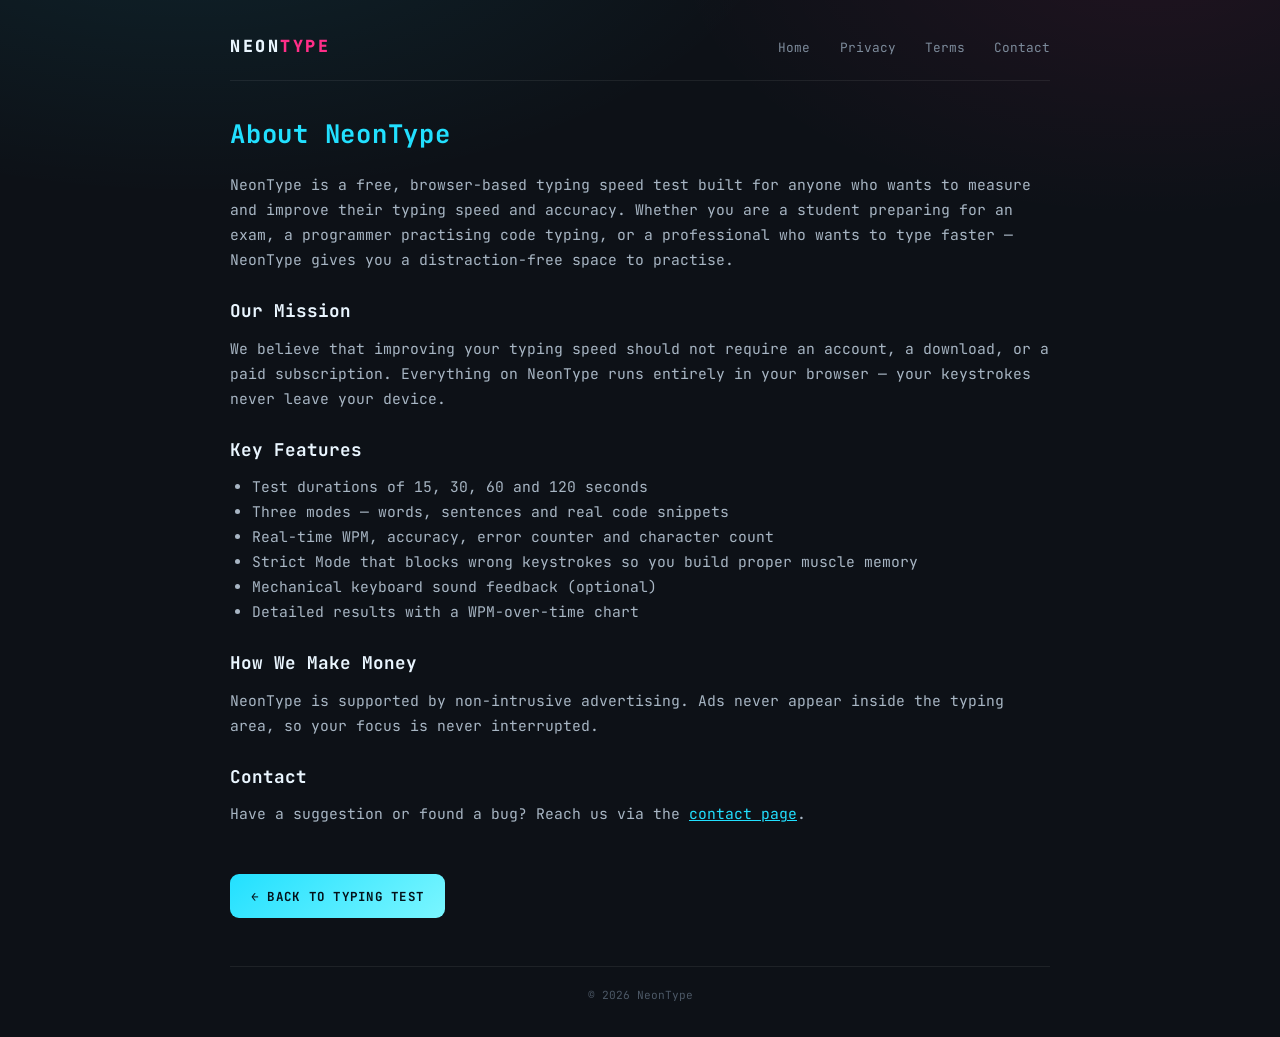
<file: about.html>
<!DOCTYPE html>
<html lang="en">
<head>
<meta charset="UTF-8">
<meta name="viewport" content="width=device-width, initial-scale=1.0">
<title>About — NeonType Typing Speed Test</title>
<meta name="description" content="Learn about NeonType, a free online typing speed test built for coders, students and professionals.">
<link rel="icon" href="data:image/svg+xml,<svg xmlns=%22http://www.w3.org/2000/svg%22 viewBox=%220 0 100 100%22><text y=%22.9em%22 font-size=%2290%22>⌨️</text></svg>">
<link rel="preconnect" href="https://fonts.googleapis.com">
<link href="https://fonts.googleapis.com/css2?family=JetBrains+Mono:wght@400;700;800&display=swap" rel="stylesheet">
<link rel="stylesheet" href="/style.css">
</head>
<body>
<div class="wrap">
  <header>
    <a href="/" class="logo">NEON<em>TYPE</em></a>
    <nav>
      <a href="/">Home</a>
      <a href="/privacy.html">Privacy</a>
      <a href="/terms.html">Terms</a>
      <a href="/contact.html">Contact</a>
    </nav>
  </header>
  <h1>About NeonType</h1>
  <p>NeonType is a free, browser-based typing speed test built for anyone who wants to measure and improve their typing speed and accuracy. Whether you are a student preparing for an exam, a programmer practising code typing, or a professional who wants to type faster — NeonType gives you a distraction-free space to practise.</p>
  <h2>Our Mission</h2>
  <p>We believe that improving your typing speed should not require an account, a download, or a paid subscription. Everything on NeonType runs entirely in your browser — your keystrokes never leave your device.</p>
  <h2>Key Features</h2>
  <ul>
    <li>Test durations of 15, 30, 60 and 120 seconds</li>
    <li>Three modes — words, sentences and real code snippets</li>
    <li>Real-time WPM, accuracy, error counter and character count</li>
    <li>Strict Mode that blocks wrong keystrokes so you build proper muscle memory</li>
    <li>Mechanical keyboard sound feedback (optional)</li>
    <li>Detailed results with a WPM-over-time chart</li>
  </ul>
  <h2>How We Make Money</h2>
  <p>NeonType is supported by non-intrusive advertising. Ads never appear inside the typing area, so your focus is never interrupted.</p>
  <h2>Contact</h2>
  <p>Have a suggestion or found a bug? Reach us via the <a href="/contact.html">contact page</a>.</p>
  <a href="/" class="back">← BACK TO TYPING TEST</a>
  <div class="footer">© <span id="yr"></span> NeonType</div>
</div>
<script>document.getElementById('yr').textContent=new Date().getFullYear();</script>
</body>
</html>
</file>
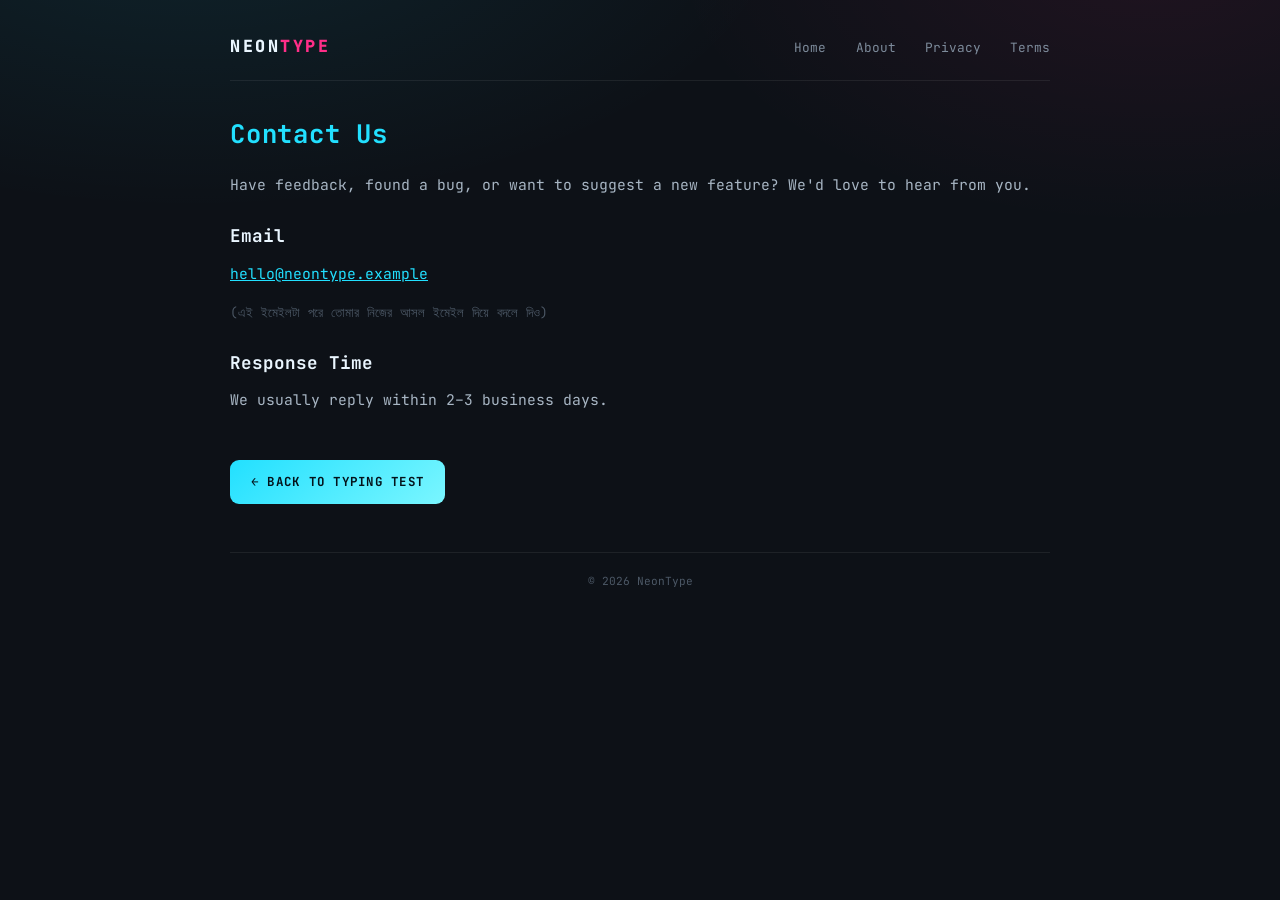
<file: contact.html>
<!DOCTYPE html>
<html lang="en">
<head>
<meta charset="UTF-8">
<meta name="viewport" content="width=device-width, initial-scale=1.0">
<title>Contact — NeonType</title>
<meta name="description" content="Contact the NeonType team for feedback, bugs or business inquiries.">
<link rel="icon" href="data:image/svg+xml,<svg xmlns=%22http://www.w3.org/2000/svg%22 viewBox=%220 0 100 100%22><text y=%22.9em%22 font-size=%2290%22>⌨️</text></svg>">
<link rel="preconnect" href="https://fonts.googleapis.com">
<link href="https://fonts.googleapis.com/css2?family=JetBrains+Mono:wght@400;700;800&display=swap" rel="stylesheet">
<link rel="stylesheet" href="/style.css">
</head>
<body>
<div class="wrap">
  <header>
    <a href="/" class="logo">NEON<em>TYPE</em></a>
    <nav>
      <a href="/">Home</a>
      <a href="/about.html">About</a>
      <a href="/privacy.html">Privacy</a>
      <a href="/terms.html">Terms</a>
    </nav>
  </header>
  <h1>Contact Us</h1>
  <p>Have feedback, found a bug, or want to suggest a new feature? We'd love to hear from you.</p>
  <h2>Email</h2>
  <p><a href="mailto:hello@neontype.example">hello@neontype.example</a></p>
  <p style="font-size:.8rem;color:#4c5866">(এই ইমেইলটা পরে তোমার নিজের আসল ইমেইল দিয়ে বদলে দিও)</p>
  <h2>Response Time</h2>
  <p>We usually reply within 2–3 business days.</p>
  <a href="/" class="back">← BACK TO TYPING TEST</a>
  <div class="footer">© <span id="yr"></span> NeonType</div>
</div>
<script>document.getElementById('yr').textContent=new Date().getFullYear();</script>
</body>
</html>
</file>
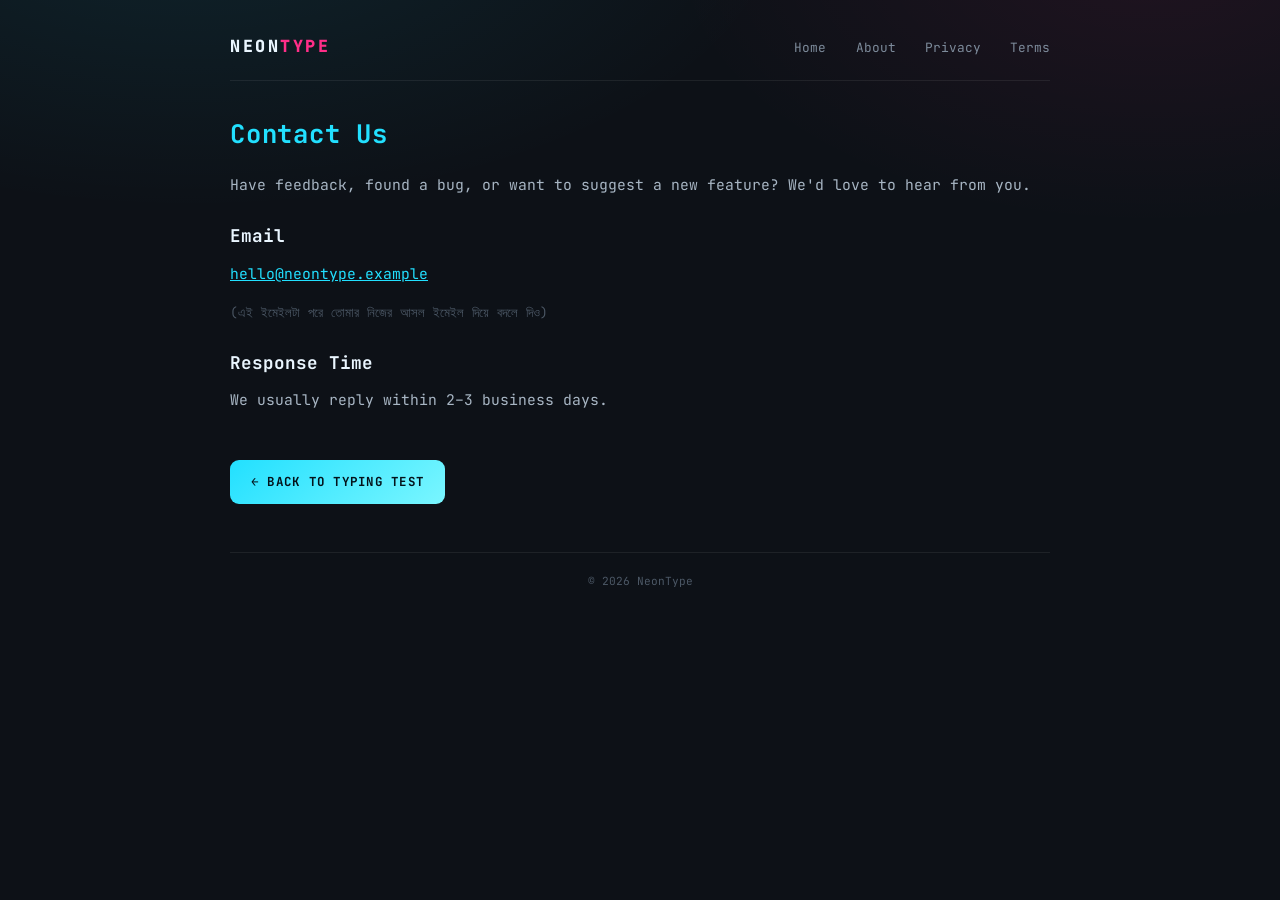
<file: contract.html>
<!DOCTYPE html>
<html lang="en">
<head>
<meta charset="UTF-8">
<meta name="viewport" content="width=device-width, initial-scale=1.0">
<title>Contact — NeonType</title>
<meta name="description" content="Contact the NeonType team for feedback, bugs or business inquiries.">
<link rel="icon" href="data:image/svg+xml,<svg xmlns=%22http://www.w3.org/2000/svg%22 viewBox=%220 0 100 100%22><text y=%22.9em%22 font-size=%2290%22>⌨️</text></svg>">
<link rel="preconnect" href="https://fonts.googleapis.com">
<link href="https://fonts.googleapis.com/css2?family=JetBrains+Mono:wght@400;700;800&display=swap" rel="stylesheet">
<link rel="stylesheet" href="/style.css">
</head>
<body>
<div class="wrap">
  <header>
    <a href="/" class="logo">NEON<em>TYPE</em></a>
    <nav>
      <a href="/">Home</a>
      <a href="/about.html">About</a>
      <a href="/privacy.html">Privacy</a>
      <a href="/terms.html">Terms</a>
    </nav>
  </header>
  <h1>Contact Us</h1>
  <p>Have feedback, found a bug, or want to suggest a new feature? We'd love to hear from you.</p>
  <h2>Email</h2>
  <p><a href="mailto:hello@neontype.example">hello@neontype.example</a></p>
  <p style="font-size:.8rem;color:#4c5866">(এই ইমেইলটা পরে তোমার নিজের আসল ইমেইল দিয়ে বদলে দিও)</p>
  <h2>Response Time</h2>
  <p>We usually reply within 2–3 business days.</p>
  <a href="/" class="back">← BACK TO TYPING TEST</a>
  <div class="footer">© <span id="yr"></span> NeonType</div>
</div>
<script>document.getElementById('yr').textContent=new Date().getFullYear();</script>
</body>
</html>
</file>
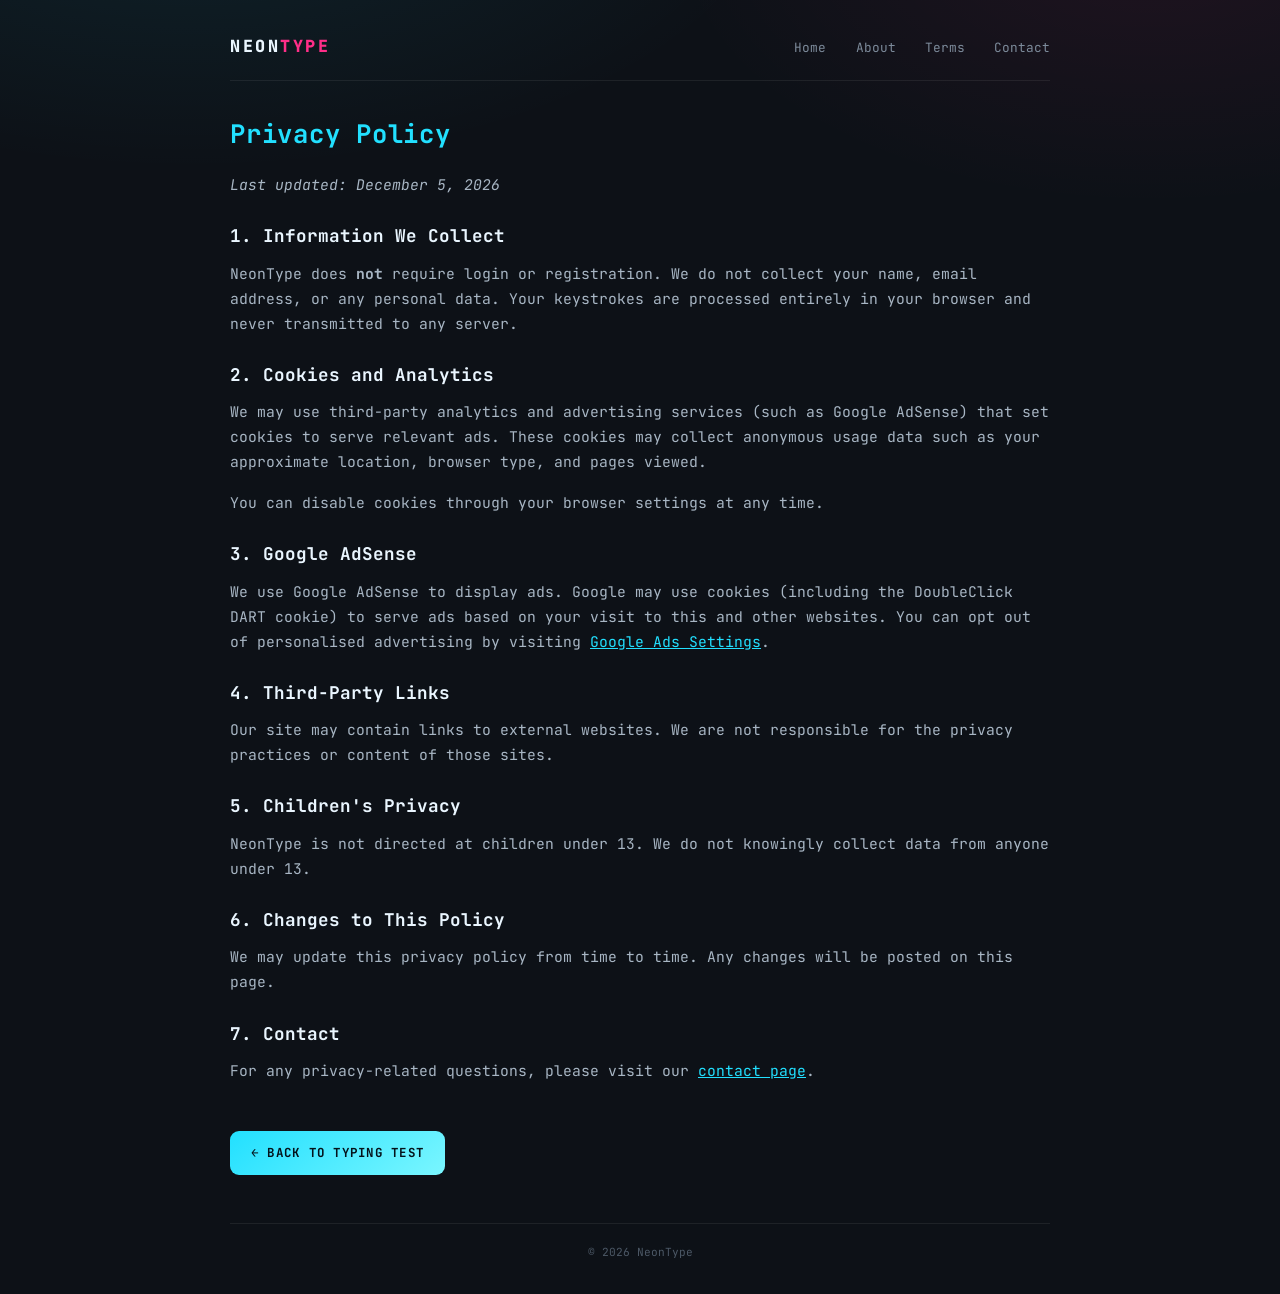
<file: privacy.html>
<!DOCTYPE html>
<html lang="en">
<head>
<meta charset="UTF-8">
<meta name="viewport" content="width=device-width, initial-scale=1.0">
<title>Privacy Policy — NeonType</title>
<meta name="description" content="Read the privacy policy of NeonType. We do not collect or store your personal data.">
<link rel="icon" href="data:image/svg+xml,<svg xmlns=%22http://www.w3.org/2000/svg%22 viewBox=%220 0 100 100%22><text y=%22.9em%22 font-size=%2290%22>⌨️</text></svg>">
<link rel="preconnect" href="https://fonts.googleapis.com">
<link href="https://fonts.googleapis.com/css2?family=JetBrains+Mono:wght@400;700;800&display=swap" rel="stylesheet">
<link rel="stylesheet" href="/style.css">
</head>
<body>
<div class="wrap">
  <header>
    <a href="/" class="logo">NEON<em>TYPE</em></a>
    <nav>
      <a href="/">Home</a>
      <a href="/about.html">About</a>
      <a href="/terms.html">Terms</a>
      <a href="/contact.html">Contact</a>
    </nav>
  </header>
  <h1>Privacy Policy</h1>
  <p><em>Last updated: <span id="d"></span></em></p>

  <h2>1. Information We Collect</h2>
  <p>NeonType does <strong>not</strong> require login or registration. We do not collect your name, email address, or any personal data. Your keystrokes are processed entirely in your browser and never transmitted to any server.</p>

  <h2>2. Cookies and Analytics</h2>
  <p>We may use third-party analytics and advertising services (such as Google AdSense) that set cookies to serve relevant ads. These cookies may collect anonymous usage data such as your approximate location, browser type, and pages viewed.</p>
  <p>You can disable cookies through your browser settings at any time.</p>

  <h2>3. Google AdSense</h2>
  <p>We use Google AdSense to display ads. Google may use cookies (including the DoubleClick DART cookie) to serve ads based on your visit to this and other websites. You can opt out of personalised advertising by visiting <a href="https://www.google.com/settings/ads" target="_blank" rel="noopener">Google Ads Settings</a>.</p>

  <h2>4. Third-Party Links</h2>
  <p>Our site may contain links to external websites. We are not responsible for the privacy practices or content of those sites.</p>

  <h2>5. Children's Privacy</h2>
  <p>NeonType is not directed at children under 13. We do not knowingly collect data from anyone under 13.</p>

  <h2>6. Changes to This Policy</h2>
  <p>We may update this privacy policy from time to time. Any changes will be posted on this page.</p>

  <h2>7. Contact</h2>
  <p>For any privacy-related questions, please visit our <a href="/contact.html">contact page</a>.</p>

  <a href="/" class="back">← BACK TO TYPING TEST</a>
  <div class="footer">© <span id="yr"></span> NeonType</div>
</div>
<script>
  document.getElementById('yr').textContent = new Date().getFullYear();
  document.getElementById('d').textContent = new Date().toLocaleDateString('en-US',{year:'numeric',month:'long',day:'numeric'});
</script>
</body>
</html>
</file>
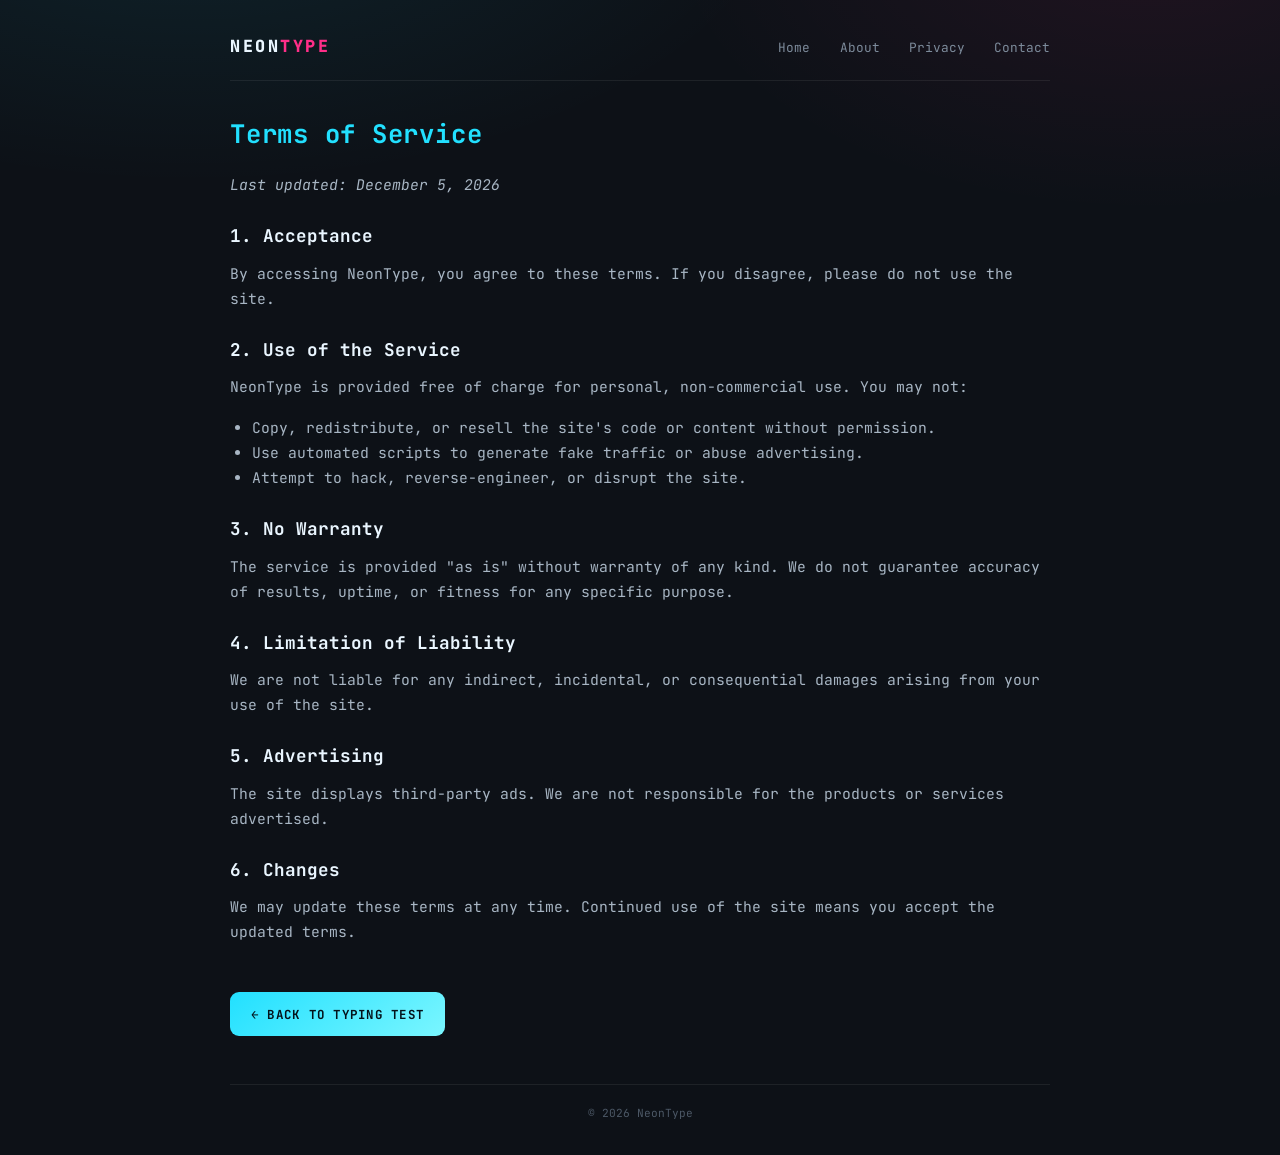
<file: terms.html>
<!DOCTYPE html>
<html lang="en">
<head>
<meta charset="UTF-8">
<meta name="viewport" content="width=device-width, initial-scale=1.0">
<title>Terms of Service — NeonType</title>
<meta name="description" content="Terms of service for using NeonType typing speed test.">
<link rel="icon" href="data:image/svg+xml,<svg xmlns=%22http://www.w3.org/2000/svg%22 viewBox=%220 0 100 100%22><text y=%22.9em%22 font-size=%2290%22>⌨️</text></svg>">
<link rel="preconnect" href="https://fonts.googleapis.com">
<link href="https://fonts.googleapis.com/css2?family=JetBrains+Mono:wght@400;700;800&display=swap" rel="stylesheet">
<link rel="stylesheet" href="/style.css">
</head>
<body>
<div class="wrap">
  <header>
    <a href="/" class="logo">NEON<em>TYPE</em></a>
    <nav>
      <a href="/">Home</a>
      <a href="/about.html">About</a>
      <a href="/privacy.html">Privacy</a>
      <a href="/contact.html">Contact</a>
    </nav>
  </header>
  <h1>Terms of Service</h1>
  <p><em>Last updated: <span id="d"></span></em></p>

  <h2>1. Acceptance</h2>
  <p>By accessing NeonType, you agree to these terms. If you disagree, please do not use the site.</p>

  <h2>2. Use of the Service</h2>
  <p>NeonType is provided free of charge for personal, non-commercial use. You may not:</p>
  <ul>
    <li>Copy, redistribute, or resell the site's code or content without permission.</li>
    <li>Use automated scripts to generate fake traffic or abuse advertising.</li>
    <li>Attempt to hack, reverse-engineer, or disrupt the site.</li>
  </ul>

  <h2>3. No Warranty</h2>
  <p>The service is provided "as is" without warranty of any kind. We do not guarantee accuracy of results, uptime, or fitness for any specific purpose.</p>

  <h2>4. Limitation of Liability</h2>
  <p>We are not liable for any indirect, incidental, or consequential damages arising from your use of the site.</p>

  <h2>5. Advertising</h2>
  <p>The site displays third-party ads. We are not responsible for the products or services advertised.</p>

  <h2>6. Changes</h2>
  <p>We may update these terms at any time. Continued use of the site means you accept the updated terms.</p>

  <a href="/" class="back">← BACK TO TYPING TEST</a>
  <div class="footer">© <span id="yr"></span> NeonType</div>
</div>
<script>
  document.getElementById('yr').textContent = new Date().getFullYear();
  document.getElementById('d').textContent = new Date().toLocaleDateString('en-US',{year:'numeric',month:'long',day:'numeric'});
</script>
</body>
</html>
</file>
<file: style.css>
/* Shared styles for about/privacy/terms/contact/404 pages */
*{margin:0;padding:0;box-sizing:border-box}
body{
  font-family:'JetBrains Mono',ui-monospace,'Fira Code',monospace;
  background:#0d1117; color:#c9d1d9; min-height:100vh;
  padding:2rem 1.2rem; line-height:1.7;
  background-image:
    radial-gradient(1000px 500px at 15% -10%,rgba(34,224,255,.09),transparent 60%),
    radial-gradient(800px 450px at 90% -5%,rgba(255,46,136,.08),transparent 60%);
}
.wrap{max-width:820px;margin:0 auto}
header{
  display:flex;justify-content:space-between;align-items:center;
  padding-bottom:1.2rem;margin-bottom:2rem;
  border-bottom:1px solid rgba(255,255,255,.07);flex-wrap:wrap;gap:1rem;
}
.logo{font-weight:800;letter-spacing:.15em;color:#eaf6ff;text-decoration:none;font-size:1.05rem}
.logo em{font-style:normal;color:#ff2e88}
nav a{color:#7d8b9b;text-decoration:none;margin-left:1.2rem;font-size:.8rem;transition:color .18s}
nav a:hover{color:#22e0ff}
h1{font-size:1.6rem;color:#22e0ff;margin-bottom:1rem;letter-spacing:.03em}
h2{font-size:1.1rem;color:#eaf6ff;margin:1.5rem 0 .6rem}
p{margin-bottom:1rem;color:#a8b6c4;font-size:.92rem}
ul{margin:0 0 1rem 1.4rem;color:#a8b6c4;font-size:.92rem}
a{color:#22e0ff}
.back{
  display:inline-block;margin-top:2rem;padding:.7rem 1.3rem;
  border-radius:9px;background:linear-gradient(140deg,#22e0ff,#7af6ff);
  color:#04121a;text-decoration:none;font-weight:700;font-size:.78rem;letter-spacing:.1em;
  transition:all .18s;
}
.back:hover{box-shadow:0 0 20px rgba(34,224,255,.6);transform:translateY(-1px)}
.footer{margin-top:3rem;padding-top:1.2rem;border-top:1px solid rgba(255,255,255,.07);
  font-size:.7rem;color:#4c5866;text-align:center}
</file>
